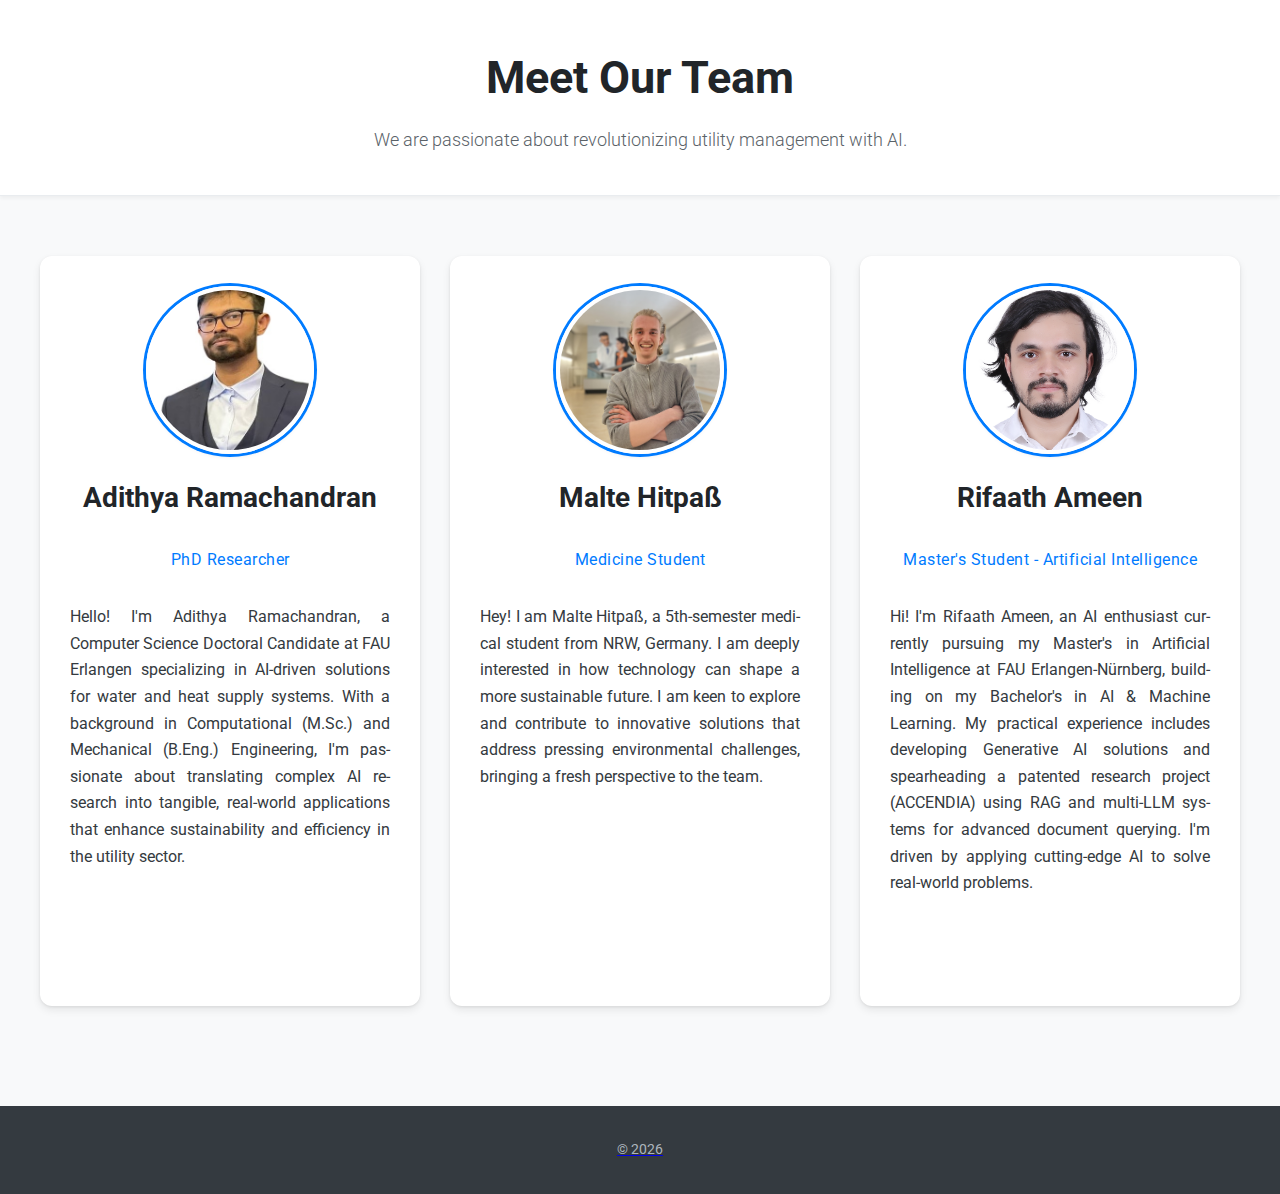
<file: index.html>
<!DOCTYPE html>
<html lang="en">
    <head>
        <meta charset="UTF-8">
        <meta name="viewport" content="width=device-width, initial-scale=1.0">
        <title>Our Team</title>
        <!-- ADD FONT AWESOME CDN LINK BELOW -->
        <link rel="stylesheet" href="https://cdnjs.cloudflare.com/ajax/libs/font-awesome/6.5.1/css/all.min.css" integrity="sha512-DTOQO9RWCH3ppGqcWaEA1BIZOC6xxalwEsw9c2QQeAIftl+Vegovlnee1c9QX4TctnWMn13TZye+giMm8e2LwA==" crossorigin="anonymous" referrerpolicy="no-referrer" />
        <link rel="stylesheet" href="style.css">
        <link href="https://fonts.googleapis.com/css2?family=Roboto:wght@300;400;700&display=swap" rel="stylesheet">
    </head>
<body>
    <header>
        <h1>Meet Our Team</h1>
        <p>We are passionate about revolutionizing utility management with AI.</p>
    </header>

    <main class="team-grid">
    <!-- Team Member 1: Adithya -->
    <div class="team-member-card">
        <img src="images/adithya.jpeg" alt="Adithya Ramachandran" class="profile-pic">
        <h2>Adithya Ramachandran</h2>
        <p class="role">PhD Researcher</p>
        <p class="bio">
            Hello! I'm Adithya Ramachandran, a Computer Science Doctoral Candidate at FAU Erlangen specializing in AI-driven solutions for water and heat supply systems. With a background in Computational (M.Sc.) and Mechanical (B.Eng.) Engineering, I'm passionate about translating complex AI research into tangible, real-world applications that enhance sustainability and efficiency in the utility sector.
        </p>
        <div class="social-links">
            <a href="https://www.linkedin.com/in/adithya-ramachandran94/" target="_blank" aria-label="Adithya Ramachandran's LinkedIn Profile">
                <i class="fab fa-linkedin"></i>
            </a>
            <a href="https://adithya-ramachandran.github.io/adithyar.github.io/" target="_blank" aria-label="Adithya Ramachandran's GitHub Profile">
                <i class="fab fa-github"></i>
            </a>
            <a href="https://lme.tf.fau.de/person/adithya-ramachandran/" target="_blank" aria-label="Adithya Ramachandran's Webpage">
                <i class="fas fa-globe"></i> <!-- or fa-graduation-cap or fa-university -->
            </a>
        </div>
    </div>

    <!-- Team Member 2: Malte -->
    <div class="team-member-card">
        <img src="images/malte.jpeg" alt="Malte Hitpaß" class="profile-pic">
        <h2>Malte Hitpaß</h2>
        <p class="role">Medicine Student</p>
        <p class="bio">

            Hey! I am Malte Hitpaß, a 5th-semester medical student from NRW, Germany. I am deeply interested in how technology can shape a more sustainable future. I am keen to explore and contribute to innovative solutions that address pressing environmental challenges, bringing a fresh perspective to the team. 

            
        </p>
        <div class="social-links">
            <a href="https://www.linkedin.com/in/malte-h-478b54249/" target="_blank" aria-label="Malte's LinkedIn Profile">
                <i class="fab fa-linkedin"></i> </a>
        </div>
    </div>

    <!-- Team Member 3: Rifaath -->
    <div class="team-member-card">
        <img src="images/rifaath.jpg" alt="Rifaath Ameen" class="profile-pic">
        <h2>Rifaath Ameen</h2>
        <p class="role">Master's Student - Artificial Intelligence</p>
        <p class="bio">

            
            Hi! I'm Rifaath Ameen, an AI enthusiast currently pursuing my Master's in Artificial Intelligence at FAU Erlangen-Nürnberg, building on my Bachelor's in AI & Machine Learning. My practical experience includes developing Generative AI solutions and spearheading a patented research project (ACCENDIA) using RAG and multi-LLM systems for advanced document querying. I'm driven by applying cutting-edge AI to solve real-world problems.

            
        </p>
        <div class="social-links">
            <a href="https://www.linkedin.com/in/rifaathameen/" target="_blank" aria-label="Rifaaths's LinkedIn Profile">
                <i class="fab fa-linkedin"></i>
            <a href="https://rifaaath.github.io/" target="_blank" aria-label="Rifaath's GitHub Profile">
                <i class="fab fa-github"></i>
        </div>
    </div>

        <!-- Add more team members as needed -->

    </main>

    <footer>
        <p>© <span id="currentYear"></span> </p>
        <!-- Optional: Add a link to your main project repo or contact info -->
        <!-- <p><a href="mailto:contact@yourstartup.com">Contact Us</a></p> -->
    </footer>

    <script>
        document.getElementById("currentYear").textContent = new Date().getFullYear();
    </script>
</body>
</html>
</file>
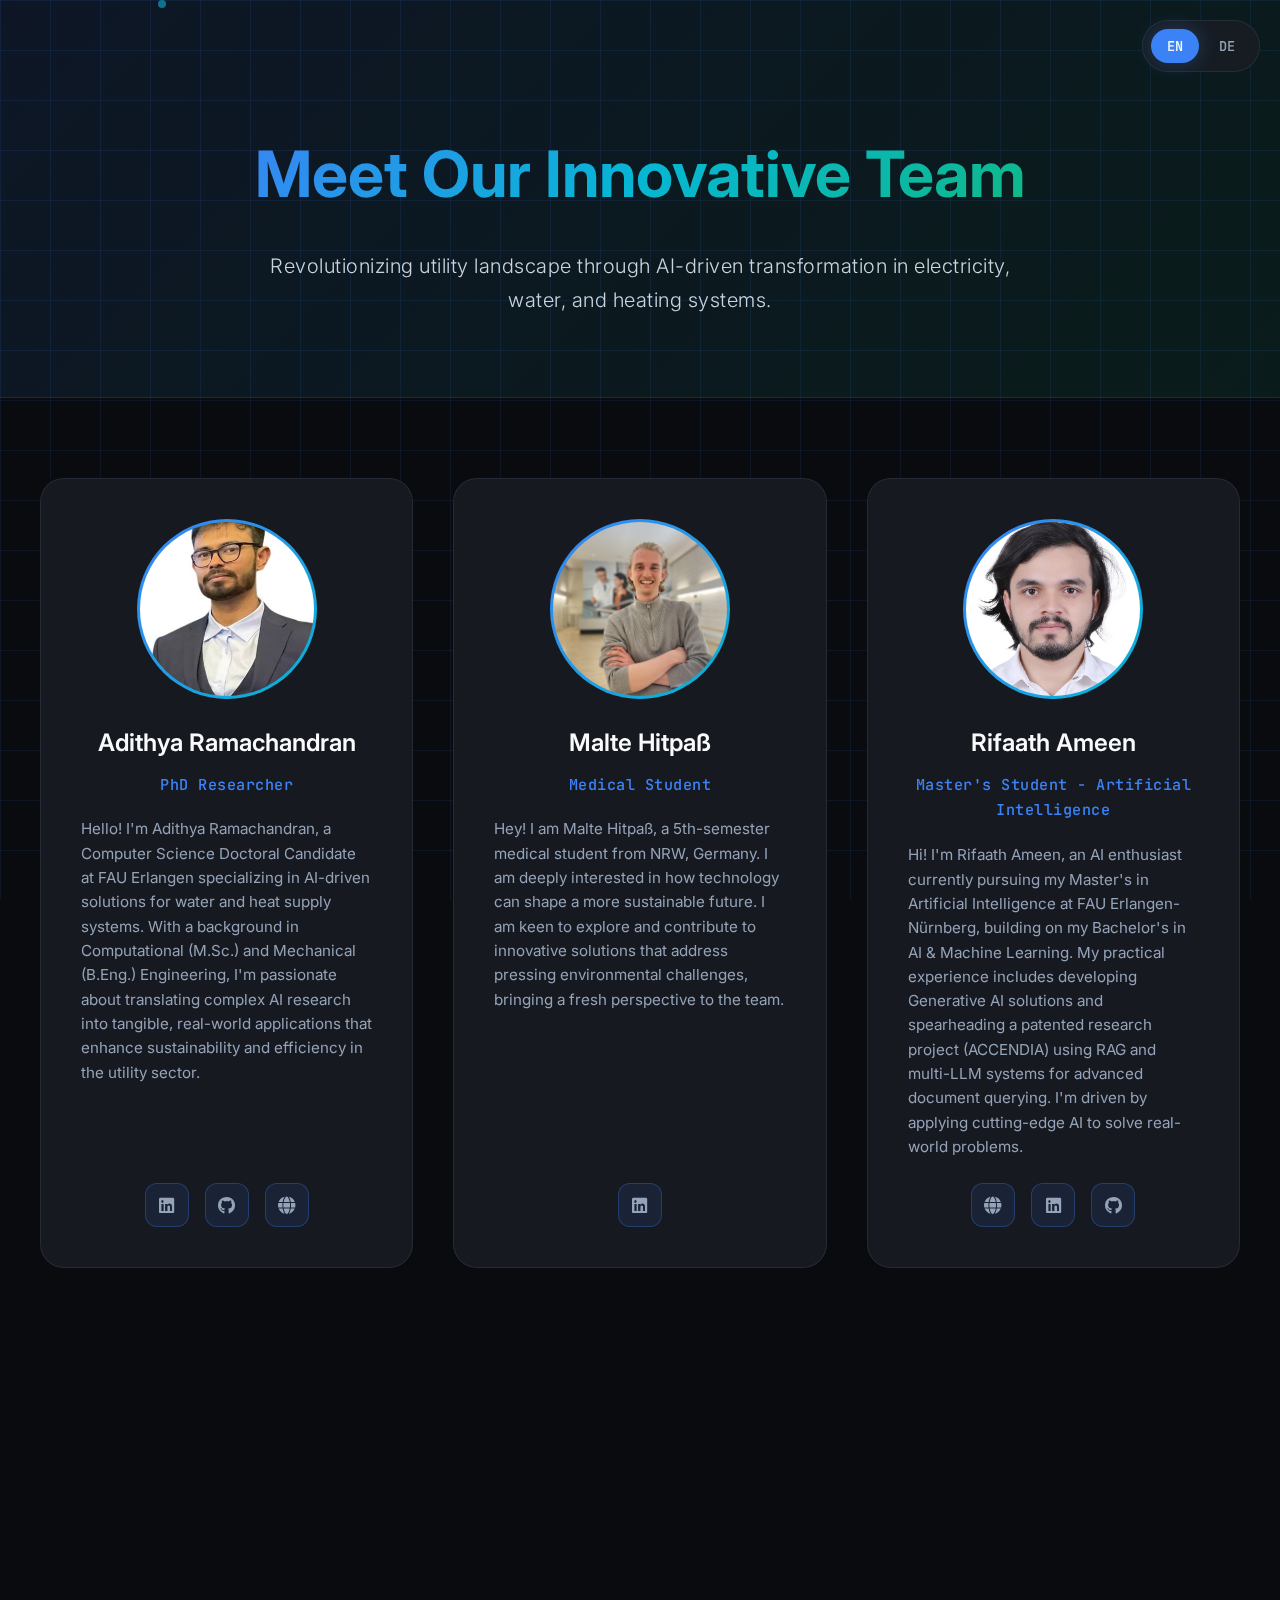
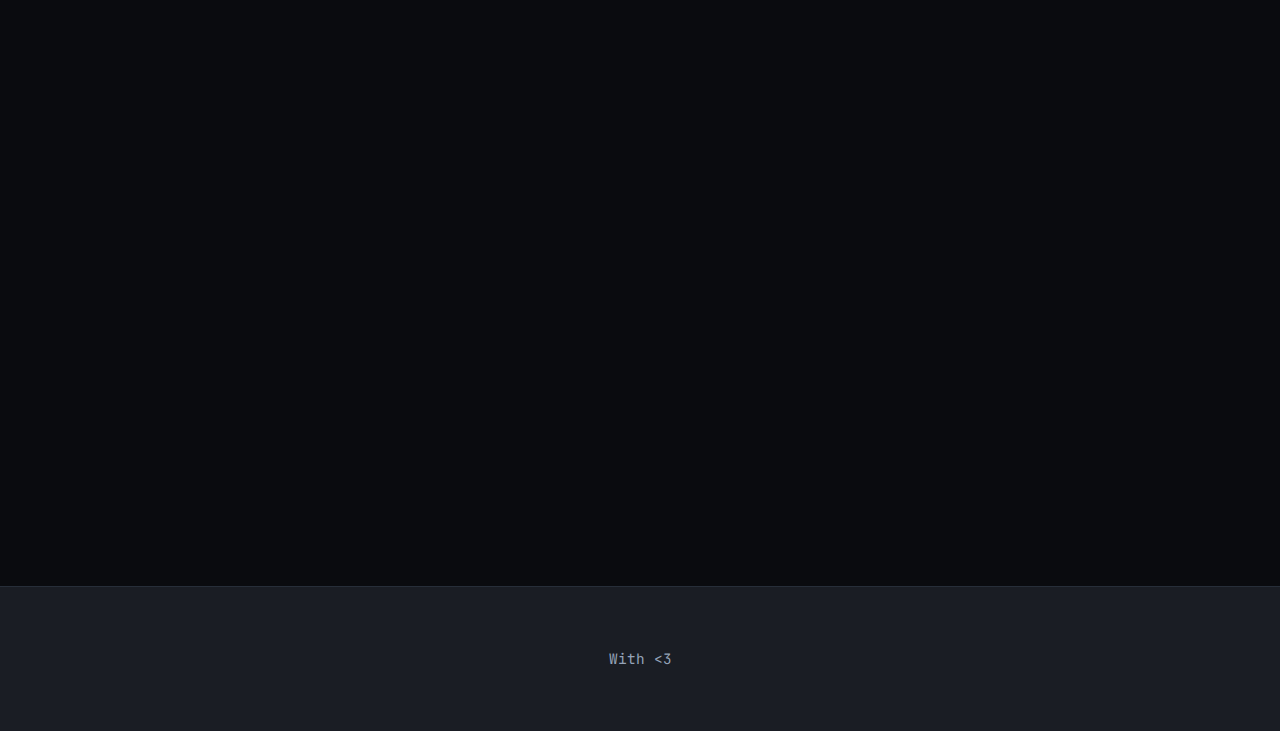
<file: team/index.html>
<!DOCTYPE html>
<html lang="en">
<head>
    <meta charset="UTF-8">
    <meta name="viewport" content="width=device-width, initial-scale=1.0">
    <title data-en="Our Team - ReTwinAI" data-de="Unser Team - ReTwinAI">Our Team - ReTwinAI</title>
    <link rel="stylesheet" href="https://cdnjs.cloudflare.com/ajax/libs/font-awesome/6.5.1/css/all.min.css">
    <link href="https://fonts.googleapis.com/css2?family=Inter:wght@300;400;500;600;700&family=JetBrains+Mono:wght@300;400&display=swap" rel="stylesheet">
    <link rel="stylesheet" href="style.css">
</head>
<body>
    <!-- Animated Background -->
    <div class="bg-animation">
        <div class="electricity-grid"></div>
        <!-- Dynamic elements will be added by JavaScript -->
    </div>

    <!-- Language Toggle -->
    <div class="language-toggle">
        <button class="lang-btn active" onclick="switchLanguage('en')">EN</button>
        <button class="lang-btn" onclick="switchLanguage('de')">DE</button>
    </div>

    <header>
        <div class="header-content">
            <h1>
                <span data-lang="en">Meet Our Innovative Team</span>
                <span data-lang="de">Lernen Sie unser innovatives Team kennen</span>
            </h1>
            <p>
                <span data-lang="en">Revolutionizing utility landscape through AI-driven transformation in electricity, water, and heating systems.</span>
                <span data-lang="de">Revolutionierung der Versorgungslandschaft durch KI-gesteuerte Transformation in Strom-, Wasser- und Heizsystemen.</span>
            </p>
        </div>
    </header>

    <main class="team-grid">
        <!-- Team Member 1: Adithya -->
        <div class="team-member-card">
            <img src="../images/adithya.jpeg" alt="Adithya Ramachandran" class="profile-pic">
            <h2>Adithya Ramachandran</h2>
            <p class="role">
                <span data-lang="en">PhD Researcher</span>
                <span data-lang="de">Doktorand</span>
            </p>
            <div class="bio">
                <span data-lang="en">
                    Hello! I'm Adithya Ramachandran, a Computer Science Doctoral Candidate at FAU Erlangen specializing in AI-driven solutions for water and heat supply systems. With a background in Computational (M.Sc.) and Mechanical (B.Eng.) Engineering, I'm passionate about translating complex AI research into tangible, real-world applications that enhance sustainability and efficiency in the utility sector.
                </span>
                <span data-lang="de">
                    Hallo! Ich bin Adithya Ramachandran und Doktorandin der Informatik an der FAU Erlangen. Mein Schwerpunkt liegt auf KI-basierten Lösungen für Wasser- und Wärmeversorgungssysteme. Mit meinem Hintergrund in Computational Engineering (M.Sc.) und Maschinenbau (B.Eng.) setze ich mich leidenschaftlich dafür ein, komplexe KI-Forschung in konkrete, praxisnahe Anwendungen umzusetzen, die die Nachhaltigkeit und Effizienz im Versorgungssektor steigern.
                </span>
            </div>
            <div class="social-links">
                <a href="https://www.linkedin.com/in/adithya-ramachandran94/" target="_blank" aria-label="LinkedIn">
                    <i class="fab fa-linkedin"></i>
                </a>
                <a href="https://adithya-ramachandran.github.io/adithyar.github.io/" target="_blank" aria-label="GitHub">
                    <i class="fab fa-github"></i>
                </a>
                <a href="https://lme.tf.fau.de/person/adithya-ramachandran/" target="_blank" aria-label="Website">
                    <i class="fas fa-globe"></i>
                </a>
            </div>
        </div>

        <!-- Team Member 2: Malte -->
        <div class="team-member-card">
            <img src="../images/malte.jpeg" alt="Malte Hitpaß" class="profile-pic">
            <h2>Malte Hitpaß</h2>
            <p class="role">
                <span data-lang="en">Medical Student</span>
                <span data-lang="de">Medizinstudent</span>
            </p>
            <div class="bio">
                <span data-lang="en">
                    Hey! I am Malte Hitpaß, a 5th-semester medical student from NRW, Germany. I am deeply interested in how technology can shape a more sustainable future. I am keen to explore and contribute to innovative solutions that address pressing environmental challenges, bringing a fresh perspective to the team. 
                </span>
                <span data-lang="de">
                    Hallo! Ich bin Malte Hitpaß, Medizinstudent im 5. Semester aus NRW. Ich interessiere mich sehr dafür, wie Technologie eine nachhaltigere Zukunft gestalten kann. Ich möchte innovative Lösungen für drängende Umweltprobleme erforschen und dazu beitragen und dem Team eine neue Perspektive verleihen.
                </span>
            </div>
            <div class="social-links">
                <a href="https://www.linkedin.com/in/malte-h-478b54249/" target="_blank" aria-label="LinkedIn">
                    <i class="fab fa-linkedin"></i>
                </a>
            </div>
        </div>

        <!-- Team Member 3: Rifaath -->
        <div class="team-member-card">
            <img src="../images/rifaath.jpg" alt="Rifaath Ameen" class="profile-pic">
            <h2>Rifaath Ameen</h2>
            <p class="role">
                <span data-lang="en">Master's Student - Artificial Intelligence</span>
                <span data-lang="de">Masterstudent - Künstliche Intelligenz</span>
            </p>
            <div class="bio">
                <span data-lang="en">
                    Hi! I'm Rifaath Ameen, an AI enthusiast currently pursuing my Master's in Artificial Intelligence at FAU Erlangen-Nürnberg, building on my Bachelor's in AI & Machine Learning. My practical experience includes developing Generative AI solutions and spearheading a patented research project (ACCENDIA) using RAG and multi-LLM systems for advanced document querying. I'm driven by applying cutting-edge AI to solve real-world problems.
                </span>
                <span data-lang="de">
                    Hallo! Ich bin Rifaath Ameen, ein KI-Enthusiast, und studiere derzeit meinen Master in Künstlicher Intelligenz an der FAU Erlangen-Nürnberg, aufbauend auf meinem Bachelor in KI und Maschinellem Lernen. Meine praktische Erfahrung umfasst die Entwicklung generativer KI-Lösungen und die Leitung eines patentierten Forschungsprojekts (ACCENDIA) mit RAG- und Multi-LLM-Systemen für erweiterte Dokumentabfragen. Mein Antrieb ist die Anwendung modernster KI zur Lösung realer Probleme.
                </span>
            </div>
            <div class="social-links">
                <a href="https://rifaaath.github.io" target="_blank" aria-label="Website">
                    <i class="fas fa-globe"></i>
                </a>
                <a href="https://www.linkedin.com/in/rifaathameen/" target="_blank" aria-label="LinkedIn">
                    <i class="fab fa-linkedin"></i>
                </a>
                <a href="https://rifaaath.github.io/" target="_blank" aria-label="GitHub">
                    <i class="fab fa-github"></i>
                </a>
            </div>
        </div>

        <!-- Team Member 4: Karla -->
        <div class="team-member-card">
            <img src="../images/Hausel, Karla.jpg" alt="Karla Hausel" class="profile-pic">
            <h2>Karla Hausel</h2>
            <p class="role">
                <span data-lang="en">Master's Student - Information Systems</span>
                <span data-lang="de">Masterstudentin - Informationssysteme</span>
            </p>
            <div class="bio">
                <span data-lang="en">
                    Hey there! My name is Karla Hausel and I’m passionate about leveraging technology to drive sustainablility and market growth. My main interests are digital transformation, innovation and aligning IT strategies with business goals. I have a Double Degree Bachelor's in International Management and have worked 2 years in the SaaS - Sales environment in Paris.
                </span>
                <span data-lang="de">
                    Hallo! Mein Name ist Karla Hausel und ich setze mich leidenschaftlich dafür ein, Technologie zu nutzen, um Nachhaltigkeit und Marktwachstum voranzutreiben. Meine Hauptinteressen sind digitale Transformation, Innovation und die Abstimmung von IT-Strategien mit Geschäftszielen. Ich habe einen Doppel-Bachelor in Internationalem Management und habe zwei Jahre im SaaS-Vertrieb in Paris gearbeitet.
                </span>
            </div>
            <div class="social-links">
                <a href="https://www.linkedin.com/in/karla-hausel/" target="_blank" aria-label="LinkedIn">
                    <i class="fab fa-linkedin"></i>
                </a>
            </div>
        </div>
    </main>

    <footer>
        <p>
            <span data-lang="en">With <3</span>
            <span data-lang="de">mit <3</span>
        </p>
    </footer>

    <script>
        // Language switching functionality
        function switchLanguage(lang) {
            document.body.className = lang === 'de' ? 'lang-de' : '';
            document.querySelectorAll('.lang-btn').forEach(btn => btn.classList.remove('active'));
            event.target.classList.add('active');
            document.documentElement.lang = lang;
            
            // Update page title
            const title = document.querySelector('title');
            title.textContent = title.getAttribute(`data-${lang}`);
        }

        // Animated background elements
        function createAnimatedElements() {
            const bgAnimation = document.querySelector('.bg-animation');
            
            // Create electric pulses
            setInterval(() => {
                if (Math.random() > 0.7) {
                    const pulse = document.createElement('div');
                    pulse.className = 'electric-pulse';
                    pulse.style.left = Math.random() * 100 + '%';
                    pulse.style.animationDelay = Math.random() * 2 + 's';
                    bgAnimation.appendChild(pulse);
                    
                    setTimeout(() => pulse.remove(), 3000);
                }
            }, 800);
            
            // Create water drops
            setInterval(() => {
                if (Math.random() > 0.6) {
                    const drop = document.createElement('div');
                    drop.className = 'water-drops';
                    drop.style.left = Math.random() * 100 + '%';
                    drop.style.animationDelay = Math.random() * 3 + 's';
                    bgAnimation.appendChild(drop);
                    
                    setTimeout(() => drop.remove(), 6000);
                }
            }, 1200);
            
            // Create heat shimmers
            setInterval(() => {
                if (Math.random() > 0.8) {
                    const shimmer = document.createElement('div');
                    shimmer.className = 'heat-shimmer';
                    shimmer.style.left = Math.random() * 100 + '%';
                    shimmer.style.bottom = '0px';
                    shimmer.style.animationDelay = Math.random() * 2 + 's';
                    bgAnimation.appendChild(shimmer);
                    
                    setTimeout(() => shimmer.remove(), 4000);
                }
            }, 2000);
            
            // Create water waves
            setInterval(() => {
                const wave = document.createElement('div');
                wave.className = 'water-wave';
                wave.style.top = Math.random() * 100 + '%';
                wave.style.animationDelay = Math.random() * 4 + 's';
                bgAnimation.appendChild(wave);
                
                setTimeout(() => wave.remove(), 8000);
            }, 3000);
        }

        // Initialize animations when page loads
        document.addEventListener('DOMContentLoaded', () => {
            createAnimatedElements();
            
            // Add intersection observer for card animations
            const observer = new IntersectionObserver((entries) => {
                entries.forEach(entry => {
                    if (entry.isIntersecting) {
                        entry.target.style.opacity = '1';
                        entry.target.style.transform = 'translateY(0)';
                    }
                });
            }, { threshold: 0.1 });
            
            document.querySelectorAll('.team-member-card').forEach(card => {
                card.style.opacity = '0';
                card.style.transform = 'translateY(30px)';
                card.style.transition = 'opacity 0.6s ease, transform 0.6s ease';
                observer.observe(card);
            });
        });
    </script>
</body>
</html>
</file>
<file: style.css>
/* CSS Variables for easier theming */
:root {
    --primary-font: 'Roboto', sans-serif;
    --background-color: #f8f9fa; /* Lighter, cleaner background */
    --card-background: #ffffff;
    --text-color: #343a40; /* Darker grey, less harsh than black */
    --heading-color: #212529; /* Even darker for headings */
    --primary-accent: #007bff; /* A professional blue, can be changed */
    --primary-accent-hover: #0056b3;
    --border-color: #e9ecef; /* Lighter border color */
    --shadow-color: rgba(0, 0, 0, 0.08);
    --shadow-color-hover: rgba(0, 0, 0, 0.12);
}

body {
    font-family: var(--primary-font);
    line-height: 1.7; /* Slightly more generous line height */
    margin: 0;
    padding: 0;
    background-color: var(--background-color);
    color: var(--text-color);
    -webkit-font-smoothing: antialiased; /* Smoother fonts on WebKit */
    -moz-osx-font-smoothing: grayscale; /* Smoother fonts on Firefox */
}

header {
    background: var(--card-background); /* Lighter header */
    color: var(--heading-color);
    padding: 2.5rem 1rem; /* More vertical padding */
    text-align: center;
    margin-bottom: 40px; /* Increased margin */
    border-bottom: 1px solid var(--border-color);
    box-shadow: 0 2px 4px rgba(0,0,0,0.05);
}

header h1 {
    margin: 0 0 0.5rem 0;
    font-size: 2.8rem; /* Slightly larger */
    font-weight: 700; /* Bolder */
}

header p {
    font-size: 1.15rem;
    max-width: 700px;
    margin: 0 auto;
    color: #5a6268; /* Softer color for subtitle */
    font-weight: 300;
}

.team-grid {
    display: grid;
    /* This line allows for automatic column wrapping based on card width */
    grid-template-columns: repeat(auto-fit, minmax(320px, 1fr)); 
    gap: 30px;
    padding: 20px 40px;
    max-width: 1600px;
    margin: 0 auto;
}

.team-member-card {
    background: var(--card-background);
    border-radius: 12px; /* Softer corners */
    box-shadow: 0 4px 8px var(--shadow-color), 0 1px 3px var(--shadow-color); /* Softer, layered shadow */
    padding: 30px; /* More internal padding */
    text-align: center;
    transition: transform 0.3s ease, box-shadow 0.3s ease; /* Smooth transitions */
    display: flex;
    flex-direction: column;
    align-items: center;
}

.team-member-card:hover {
    transform: translateY(-8px); /* Subtle lift on hover */
    box-shadow: 0 8px 16px var(--shadow-color-hover), 0 4px 6px var(--shadow-color-hover); /* Enhanced shadow on hover */
}

.profile-pic {
    width: 160px; /* Slightly larger */
    height: 160px;
    border-radius: 50%;
    object-fit: cover;
    margin-bottom: 20px; /* Increased margin */
    border: 4px solid var(--card-background); /* Border same as card background to create inset illusion */
    box-shadow: 0 0 0 3px var(--primary-accent), 0 2px 5px rgba(0,0,0,0.1); /* Accent border + subtle shadow */
}

.team-member-card h2 {
    margin-top: 0;
    margin-bottom: 0.5rem;
    color: var(--heading-color);
    font-size: 1.75rem; /* Larger name */
    font-weight: 700;
}

.team-member-card .role {
    font-style: normal; /* Removed italic for a cleaner look, personal preference */
    color: var(--primary-accent); /* Use accent color for role */
    margin-bottom: 15px;
    font-size: 1rem;
    font-weight: 400;
    letter-spacing: 0.5px; /* Slight letter spacing */
}

.team-member-card .bio {
    font-size: 0.98rem; /* Slightly larger bio text */
    text-align: justify;
    color: var(--text-color);
    margin-bottom: 20px;
    -webkit-hyphens: auto;
    -ms-hyphens: auto;
    hyphens: auto;
    flex-grow: 1; /* Allows bio to take up available space if cards have different content lengths */
}



.social-links {
    margin-top: auto; /* Pushes social links to the bottom if cards have varying bio lengths */
    padding-top: 15px; /* Space above social links */
}

.social-links a {
    color: #6c757d; /* Subdued default icon color */
    text-decoration: none;
    margin: 0 12px; /* Increased margin */
    font-size: 1.6rem; /* Larger icons */
    transition: color 0.3s ease, transform 0.3s ease;
}

.social-links a:hover {
    color: var(--primary-accent); /* Accent color on hover */
    transform: scale(1.1); /* Slight scale on hover */
}

/* Specific icon hover colors (optional - can be more specific) */
.social-links a:hover .fa-linkedin { color: #0077B5; }
.social-links a:hover .fa-github { color: #333; }
.social-links a:hover .fa-globe { color: #0056b3; }
.social-links a:hover .fa-university { color: #8c52ff; } /* Example for different icon */


footer {
    text-align: center;
    padding: 2rem 1rem; /* More padding */
    background: #343a40; /* Darker footer for contrast */
    color: #adb5bd; /* Lighter text on dark background */
    margin-top: 50px; /* Increased margin */
    font-size: 0.9rem;
}

footer p {
    margin: 0;
}

footer a {
    color: #f8f9fa; /* Lighter link color for dark footer */
    text-decoration: none;
    font-weight: 500;
}
footer a:hover {
    text-decoration: underline;
    color: #ffffff;
}

/* Responsive adjustments */
@media (max-width: 992px) {
    .team-grid {
        padding: 20px; /* Adjust padding for medium screens */
    }
}

@media (max-width: 768px) {
    header h1 {
        font-size: 2.2rem;
    }
    header p {
        font-size: 1rem;
    }
    .team-grid {
        grid-template-columns: 1fr; /* Stack cards */
        gap: 25px;
        padding: 20px 15px;
    }
    .team-member-card {
        padding: 25px;
    }
    .profile-pic {
        width: 300px;
        height: 300px;
    }
    

    .team-member-card h2 {
        font-size: 1.5rem;
    }
}
</file>
<file: team/style.css>
/* CSS Variables */
:root {
    --primary-font: 'Inter', sans-serif;
    --mono-font: 'JetBrains Mono', monospace;
    --bg-primary: #0a0b0f;
    --bg-secondary: #1a1d24;
    --card-bg: rgba(26, 29, 36, 0.8);
    --card-border: rgba(71, 85, 105, 0.3);
    --text-primary: #f8fafc;
    --text-secondary: #94a3b8;
    --text-accent: #cbd5e1;
    --accent-blue: #3b82f6;
    --accent-cyan: #06b6d4;
    --accent-orange: #f59e0b;
    --accent-green: #10b981;
    --gradient-primary: linear-gradient(135deg, #667eea 0%, #764ba2 100%);
    --gradient-secondary: linear-gradient(135deg, #f093fb 0%, #f5576c 100%);
    --shadow-glow: 0 0 40px rgba(59, 130, 246, 0.15);
    --shadow-card: 0 25px 50px -12px rgba(0, 0, 0, 0.5);
}

* {
    margin: 0;
    padding: 0;
    box-sizing: border-box;
}

body {
    font-family: var(--primary-font);
    background: var(--bg-primary);
    color: var(--text-primary);
    line-height: 1.7;
    overflow-x: hidden;
    position: relative;
}

/* Animated Background Elements */
.bg-animation {
    position: fixed;
    top: 0;
    left: 0;
    width: 100%;
    height: 100%;
    pointer-events: none;
    z-index: -1;
    overflow: hidden;
}

/* Electricity Animation */
.electricity-grid {
    position: absolute;
    width: 100%;
    height: 100%;
    background-image: 
        linear-gradient(rgba(59, 130, 246, 0.1) 1px, transparent 1px),
        linear-gradient(90deg, rgba(59, 130, 246, 0.1) 1px, transparent 1px);
    background-size: 50px 50px;
    animation: electricGrid 4s ease-in-out infinite;
}

.electric-pulse {
    position: absolute;
    width: 4px;
    height: 4px;
    background: var(--accent-blue);
    border-radius: 50%;
    box-shadow: 0 0 20px var(--accent-blue);
    animation: electricPulse 3s linear infinite;
}

/* Water Flow Animation */
.water-drops {
    position: absolute;
    width: 8px;
    height: 8px;
    background: var(--accent-cyan);
    border-radius: 50%;
    opacity: 0.6;
    animation: waterFlow 6s linear infinite;
}

.water-wave {
    position: absolute;
    width: 100%;
    height: 2px;
    background: linear-gradient(90deg, transparent, var(--accent-cyan), transparent);
    animation: waveFlow 8s ease-in-out infinite;
}

/* Heat Animation */
.heat-shimmer {
    position: absolute;
    width: 50px;
    height: 50px;
    background: radial-gradient(circle, rgba(245, 158, 11, 0.3) 0%, transparent 70%);
    border-radius: 50%;
    animation: heatRise 4s ease-in-out infinite;
}

@keyframes electricGrid {
    0%, 100% { opacity: 0.3; }
    50% { opacity: 0.6; }
}

@keyframes electricPulse {
    0% { transform: translate(0, 100vh) scale(0); opacity: 0; }
    10% { opacity: 1; }
    90% { opacity: 1; }
    100% { transform: translate(100vw, 0) scale(1); opacity: 0; }
}

@keyframes waterFlow {
    0% { transform: translate(-10px, -10px) rotate(0deg); opacity: 0; }
    10% { opacity: 0.6; }
    90% { opacity: 0.6; }
    100% { transform: translate(100vw, 100vh) rotate(360deg); opacity: 0; }
}

@keyframes waveFlow {
    0% { transform: translateX(-100%); }
    100% { transform: translateX(100%); }
}

@keyframes heatRise {
    0% { transform: translateY(100vh) scale(0.5); opacity: 0; }
    50% { opacity: 0.8; }
    100% { transform: translateY(-100px) scale(1.5); opacity: 0; }
}

/* Language Toggle */
.language-toggle {
    position: fixed;
    top: 20px;
    right: 20px;
    z-index: 1000;
    background: var(--card-bg);
    backdrop-filter: blur(20px);
    border: 1px solid var(--card-border);
    border-radius: 50px;
    padding: 8px;
    display: flex;
    gap: 4px;
}

.lang-btn {
    padding: 8px 16px;
    border: none;
    background: transparent;
    color: var(--text-secondary);
    cursor: pointer;
    border-radius: 25px;
    font-family: var(--mono-font);
    font-size: 0.85rem;
    font-weight: 500;
    transition: all 0.3s ease;
}

.lang-btn.active {
    background: var(--accent-blue);
    color: var(--text-primary);
    box-shadow: 0 0 20px rgba(59, 130, 246, 0.3);
}

/* Header */
header {
    position: relative;
    padding: 120px 20px 80px;
    text-align: center;
    background: linear-gradient(135deg, rgba(59, 130, 246, 0.1) 0%, rgba(16, 185, 129, 0.1) 100%);
    border-bottom: 1px solid var(--card-border);
}

.header-content {
    max-width: 800px;
    margin: 0 auto;
    position: relative;
    z-index: 2;
}

header h1 {
    font-size: clamp(2.5rem, 5vw, 4rem);
    font-weight: 700;
    margin-bottom: 20px;
    background: linear-gradient(135deg, #3b82f6, #06b6d4, #10b981);
    -webkit-background-clip: text;
    -webkit-text-fill-color: transparent;
    background-clip: text;
    animation: titleGlow 3s ease-in-out infinite alternate;
}

@keyframes titleGlow {
    0% { filter: drop-shadow(0 0 20px rgba(59, 130, 246, 0.3)); }
    100% { filter: drop-shadow(0 0 40px rgba(16, 185, 129, 0.5)); }
}

header p {
    font-size: 1.25rem;
    color: var(--text-accent);
    font-weight: 300;
    letter-spacing: 0.5px;
}

/* Team Grid */
.team-grid {
    display: grid;
    grid-template-columns: repeat(auto-fit, minmax(350px, 1fr));
    gap: 40px;
    padding: 80px 40px;
    max-width: 1400px;
    margin: 0 auto;
}

.team-member-card {
    background: var(--card-bg);
    backdrop-filter: blur(20px);
    border: 1px solid var(--card-border);
    border-radius: 24px;
    padding: 40px;
    text-align: center;
    position: relative;
    overflow: hidden;
    transition: all 0.5s cubic-bezier(0.4, 0, 0.2, 1);
    display: flex;
    flex-direction: column;
    align-items: center;
}

.team-member-card::before {
    content: '';
    position: absolute;
    top: 0;
    left: 0;
    right: 0;
    height: 2px;
    background: linear-gradient(90deg, var(--accent-blue), var(--accent-cyan), var(--accent-green));
    transform: translateX(-100%);
    transition: transform 0.6s ease;
}

.team-member-card:hover::before {
    transform: translateX(0);
}

.team-member-card:hover {
    transform: translateY(-12px);
    box-shadow: var(--shadow-card);
    border-color: rgba(59, 130, 246, 0.5);
}

.profile-pic {
    width: 180px;
    height: 180px;
    border-radius: 50%;
    object-fit: cover;
    margin-bottom: 24px;
    border: 3px solid transparent;
    background: linear-gradient(135deg, var(--accent-blue), var(--accent-cyan)) padding-box,
                linear-gradient(135deg, var(--accent-blue), var(--accent-cyan)) border-box;
    transition: all 0.4s ease;
    position: relative;
}

.team-member-card:hover .profile-pic {
    transform: scale(1.05);
    box-shadow: 0 0 40px rgba(59, 130, 246, 0.4);
}

.team-member-card h2 {
    font-size: 1.5rem;
    font-weight: 600;
    margin-bottom: 8px;
    color: var(--text-primary);
}

.team-member-card .role {
    color: var(--accent-blue);
    font-weight: 500;
    font-size: 0.95rem;
    margin-bottom: 20px;
    font-family: var(--mono-font);
    letter-spacing: 0.5px;
}

.team-member-card .bio {
    font-size: 0.95rem;
    color: var(--text-secondary);
    line-height: 1.6;
    margin-bottom: 24px;
    text-align: left;
    flex-grow: 1;
}

.social-links {
    display: flex;
    gap: 16px;
    margin-top: auto;
}

.social-links a {
    width: 44px;
    height: 44px;
    display: flex;
    align-items: center;
    justify-content: center;
    background: rgba(59, 130, 246, 0.1);
    border: 1px solid rgba(59, 130, 246, 0.3);
    border-radius: 12px;
    color: var(--text-secondary);
    text-decoration: none;
    font-size: 1.1rem;
    transition: all 0.3s ease;
}

.social-links a:hover {
    background: var(--accent-blue);
    color: var(--text-primary);
    transform: translateY(-2px);
    box-shadow: 0 8px 25px rgba(59, 130, 246, 0.3);
}

/* Footer */
footer {
    text-align: center;
    padding: 60px 20px;
    background: var(--bg-secondary);
    border-top: 1px solid var(--card-border);
    margin-top: 80px;
}

footer p {
    color: var(--text-secondary);
    font-family: var(--mono-font);
    font-size: 0.9rem;
}

/* Responsive */
@media (max-width: 768px) {
    .language-toggle {
        top: 15px;
        right: 15px;
    }
    
    header {
        padding: 100px 15px 60px;
    }
    
    .team-grid {
        grid-template-columns: 1fr;
        gap: 30px;
        padding: 60px 20px;
    }
    
    .team-member-card {
        padding: 30px;
    }
    
    .profile-pic {
        width: 150px;
        height: 150px;
    }
}

/* Hidden elements for language switching */
[data-lang="de"] { display: none; }
.lang-de [data-lang="en"] { display: none; }
.lang-de [data-lang="de"] { display: block; }
</file>
